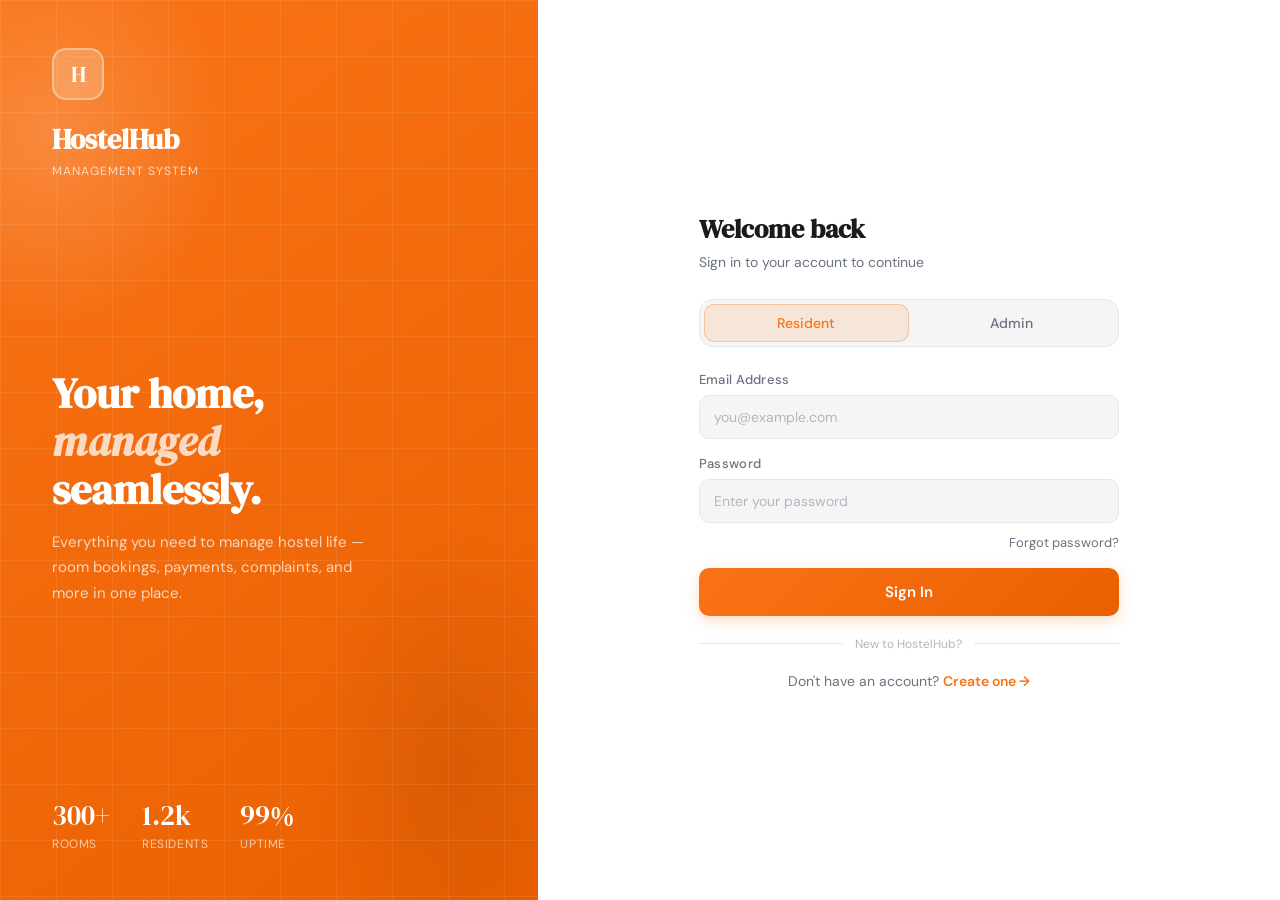
<file: index.html>
<!DOCTYPE html>
<html lang="en">
<head>
  <meta charset="UTF-8" />
  <meta name="viewport" content="width=device-width, initial-scale=1.0"/>
  <title>HostelHub — Login</title>
  <link href="https://fonts.googleapis.com/css2?family=DM+Serif+Display:ital@0;1&family=DM+Sans:wght@300;400;500;600&display=swap" rel="stylesheet"/>
  <style>
    *, *::before, *::after { box-sizing: border-box; margin: 0; padding: 0; }
    :root {
      --orange: #f97316; --orange-dark: #ea6000; --orange-dim: rgba(249,115,22,0.12);
      --orange-glow: rgba(249,115,22,0.25); --orange-border: rgba(249,115,22,0.3);
      --bg: #ffffff; --surface: #ffffff; --surface2: #f5f5f5;
      --text: #1a1a1a; --text-muted: #6b7280; --text-dim: #b0b7c3;
      --border: #e5e7eb; --admin-accent: #c2410c; --admin-dim: rgba(194,65,12,0.1);
      --danger: #ef4444; --success: #22c55e; --radius: 14px;
    }
    body {
      font-family: 'DM Sans', sans-serif;
      background: var(--bg);
      color: var(--text);
      height: 100vh;
      display: flex;
      overflow: hidden;
    }
    /* LEFT PANEL */
    .left-panel {
      width: 42%; position: relative; display: flex; flex-direction: column;
      justify-content: space-between; padding: 48px 52px; overflow: hidden; height: 100vh;
      background: linear-gradient(145deg, #f97316 0%, #ea6000 100%);
    }
    .left-panel::before {
      content: ''; position: absolute; inset: 0;
      background: radial-gradient(ellipse 60% 40% at 10% 15%, rgba(255,255,255,0.18) 0%, transparent 55%),
                  radial-gradient(ellipse 50% 50% at 85% 85%, rgba(0,0,0,0.08) 0%, transparent 55%);
      pointer-events: none;
    }
    .grid-overlay {
      position: absolute; inset: 0;
      background-image: linear-gradient(rgba(255,255,255,0.08) 1px, transparent 1px),
                        linear-gradient(90deg, rgba(255,255,255,0.08) 1px, transparent 1px);
      background-size: 56px 56px; pointer-events: none;
    }
    .brand { position: relative; z-index: 2; }
    .brand-icon {
      width: 52px; height: 52px; background: rgba(255,255,255,0.2);
      border: 2px solid rgba(255,255,255,0.35); border-radius: 14px;
      display: flex; align-items: center; justify-content: center;
      font-family: 'DM Serif Display', serif; font-size: 22px; color: #fff; margin-bottom: 20px;
    }
    .brand h1 { font-family: 'DM Serif Display', serif; font-size: 28px; color: #fff; }
    .brand p { font-size: 12px; color: rgba(255,255,255,0.7); margin-top: 5px; letter-spacing: 1px; text-transform: uppercase; }
    .hero-text { position: relative; z-index: 2; }
    .hero-text h2 { font-family: 'DM Serif Display', serif; font-size: 42px; line-height: 1.15; color: #fff; margin-bottom: 16px; }
    .hero-text h2 em { font-style: italic; color: rgba(255,255,255,0.75); }
    .hero-text p { font-size: 15px; color: rgba(255,255,255,0.72); line-height: 1.7; max-width: 340px; }
    .stats { position: relative; z-index: 2; display: flex; gap: 32px; }
    .stat-num { font-family: 'DM Serif Display', serif; font-size: 28px; color: #fff; }
    .stat-label { font-size: 12px; color: rgba(255,255,255,0.65); text-transform: uppercase; letter-spacing: 0.6px; margin-top: 2px; }
    /* RIGHT PANEL */
    .right-panel {
      flex: 1; display: flex; align-items: center; justify-content: center;
      padding: 40px 32px; background: #fff; height: 100vh; overflow-y: auto;
    }
    .login-box { width: 100%; max-width: 420px; }
    .page-title { margin-bottom: 28px; }
    .page-title h3 { font-family: 'DM Serif Display', serif; font-size: 26px; color: var(--text); margin-bottom: 6px; }
    .page-title p { font-size: 14px; color: var(--text-muted); }
    /* ROLE TOGGLE */
    .role-toggle {
      display: flex; background: var(--surface2); border: 1px solid var(--border);
      border-radius: var(--radius); padding: 4px; margin-bottom: 24px;
    }
    .role-btn {
      flex: 1; padding: 10px 16px; border: none; border-radius: 10px;
      font-family: 'DM Sans', sans-serif; font-size: 14px; font-weight: 500;
      cursor: pointer; transition: all 0.2s; background: transparent; color: var(--text-muted);
    }
    .role-btn.active[data-role="user"] { background: var(--orange-dim); color: var(--orange); box-shadow: inset 0 0 0 1px var(--orange-border); }
    .role-btn.active[data-role="admin"] { background: var(--admin-dim); color: var(--admin-accent); box-shadow: inset 0 0 0 1px rgba(194,65,12,0.25); }
    .admin-note {
      display: none; align-items: center; gap: 10px; padding: 12px 14px;
      background: rgba(194,65,12,0.07); border: 1px solid rgba(194,65,12,0.2);
      border-radius: 10px; margin-bottom: 18px; font-size: 13px; color: var(--admin-accent);
    }
    body.admin-mode .admin-note { display: flex; }
    body.admin-mode .register-link { display: none; }
    /* FORM */
    .form-group { margin-bottom: 16px; }
    label { display: block; font-size: 13px; font-weight: 500; color: var(--text-muted); margin-bottom: 7px; letter-spacing: 0.3px; }
    input[type="text"], input[type="email"], input[type="password"] {
      width: 100%; padding: 12px 14px; background: var(--surface2);
      border: 1.5px solid var(--border); border-radius: 10px; color: var(--text);
      font-family: 'DM Sans', sans-serif; font-size: 14px; outline: none;
      transition: border-color 0.2s, box-shadow 0.2s;
    }
    input:focus { background: #fff; border-color: var(--orange); box-shadow: 0 0 0 3px var(--orange-dim); }
    input::placeholder { color: var(--text-dim); }
    .forgot { text-align: right; margin-top: -8px; margin-bottom: 16px; }
    .forgot a { font-size: 13px; color: var(--text-muted); text-decoration: none; }
    .forgot a:hover { color: var(--orange); }
    /* BUTTONS */
    .submit-btn, .register-submit {
      width: 100%; padding: 14px; border: none; border-radius: 10px;
      font-family: 'DM Sans', sans-serif; font-size: 15px; font-weight: 600;
      cursor: pointer; background: linear-gradient(135deg, var(--orange), var(--orange-dark));
      color: #fff; box-shadow: 0 4px 14px var(--orange-glow); transition: all 0.2s;
    }
    .submit-btn:hover, .register-submit:hover { box-shadow: 0 6px 20px var(--orange-glow); opacity: 0.95; }
    .submit-btn:active, .register-submit:active { transform: scale(0.985); }
    body.admin-mode .submit-btn { background: linear-gradient(135deg, var(--admin-accent), #9a3412); box-shadow: 0 4px 14px rgba(194,65,12,0.3); }
    .back-btn {
      display: inline-flex; align-items: center; gap: 6px; font-size: 13px;
      color: var(--text-muted); margin-bottom: 24px; cursor: pointer;
      background: none; border: none; padding: 0; font-family: 'DM Sans', sans-serif; transition: color 0.2s;
    }
    .back-btn:hover { color: var(--orange); }
    /* DIVIDER */
    .divider { display: flex; align-items: center; gap: 12px; margin: 20px 0; }
    .divider::before, .divider::after { content: ''; flex: 1; height: 1px; background: var(--border); }
    .divider span { font-size: 12px; color: var(--text-dim); white-space: nowrap; }
    .register-link { text-align: center; font-size: 14px; color: var(--text-muted); }
    .register-link a { color: var(--orange); font-weight: 600; text-decoration: none; }
    .register-link a:hover { color: var(--orange-dark); }
    /* PASSWORD STRENGTH */
    .password-strength { margin-top: 8px; display: flex; gap: 4px; }
    .strength-bar { height: 3px; flex: 1; border-radius: 2px; background: var(--border); transition: background 0.3s; }
    .strength-bar.weak { background: var(--danger); }
    .strength-bar.fair { background: var(--orange); }
    .strength-bar.strong { background: var(--success); }
    .strength-label { font-size: 12px; color: var(--text-dim); margin-top: 5px; }
    /* VIEWS */
    .view { display: none; }
    .view.active { display: block; }
    /* SUCCESS */
    .success-msg { display: none; flex-direction: column; align-items: center; text-align: center; padding: 32px 20px; }
    .success-icon {
      width: 60px; height: 60px; background: rgba(34,197,94,0.1); border-radius: 50%;
      display: flex; align-items: center; justify-content: center;
      font-size: 24px; color: var(--success); margin-bottom: 18px; border: 1px solid rgba(34,197,94,0.3);
    }
    .success-msg h3 { font-family: 'DM Serif Display', serif; font-size: 22px; color: var(--text); margin-bottom: 10px; }
    .success-msg p { font-size: 14px; color: var(--text-muted); line-height: 1.6; }
    /* ERRORS */
    .input-error { border-color: var(--danger) !important; box-shadow: 0 0 0 3px rgba(239,68,68,0.1) !important; background: #fff5f5 !important; }
    .error-msg { display: flex; align-items: center; gap: 5px; font-size: 12px; color: var(--danger); margin-top: 6px; font-weight: 500; }
    .err-badge {
      display: inline-flex; align-items: center; justify-content: center;
      width: 14px; height: 14px; border-radius: 50%; background: var(--danger);
      color: #fff; font-size: 10px; font-weight: 800; flex-shrink: 0;
    }
    .form-banner { padding: 12px 16px; border-radius: 10px; font-size: 13.5px; line-height: 1.5; margin-bottom: 16px; }
    .form-banner-error { background: #fff1f1; border: 1px solid rgba(239,68,68,0.3); color: #b91c1c; }
    .form-banner-error a { color: var(--orange); font-weight: 600; text-decoration: underline; }
    .form-banner strong { font-weight: 700; }
    @media (max-width: 768px) {
      body { flex-direction: column; height: auto; overflow: auto; }
      .left-panel { width: 100%; height: auto; padding: 32px 28px; }
      .right-panel { height: auto; padding: 32px 24px; }
      .hero-text, .stats { display: none; }
    }
  </style>
</head>
<body>

  <!-- LEFT PANEL -->
  <div class="left-panel">
    <div class="grid-overlay"></div>
    <div class="brand">
      <div class="brand-icon">H</div>
      <h1>HostelHub</h1>
      <p>Management System</p>
    </div>
    <div class="hero-text">
      <h2>Your home,<br/><em>managed</em><br/>seamlessly.</h2>
      <p>Everything you need to manage hostel life — room bookings, payments, complaints, and more in one place.</p>
    </div>
    <div class="stats">
      <div class="stat"><div class="stat-num">300+</div><div class="stat-label">Rooms</div></div>
      <div class="stat"><div class="stat-num">1.2k</div><div class="stat-label">Residents</div></div>
      <div class="stat"><div class="stat-num">99%</div><div class="stat-label">Uptime</div></div>
    </div>
  </div>

  <!-- RIGHT PANEL -->
  <div class="right-panel" id="rightPanel">

    <!-- LOGIN VIEW -->
    <div class="login-box view active" id="loginView">
      <div class="page-title">
        <h3>Welcome back</h3>
        <p>Sign in to your account to continue</p>
      </div>
      <div class="role-toggle">
        <button class="role-btn active" data-role="user" onclick="switchRole('user')">Resident</button>
        <button class="role-btn" data-role="admin" onclick="switchRole('admin')">Admin</button>
      </div>
      <div class="admin-note">Admin access is restricted to authorised personnel only.</div>
      <div class="form-group">
        <label>Email Address</label>
        <input type="email" id="loginEmail" placeholder="you@example.com"/>
      </div>
      <div class="form-group">
        <label>Password</label>
        <input type="password" id="loginPassword" placeholder="Enter your password"/>
      </div>
      <div class="forgot"><a href="#">Forgot password?</a></div>
      <button class="submit-btn" onclick="handleLogin()">Sign In</button>
      <div class="divider"><span>New to HostelHub?</span></div>
      <div class="register-link">
        Don't have an account? <a href="#" onclick="showRegister(); return false;">Create one &rarr;</a>
      </div>
    </div>

    <!-- REGISTER VIEW -->
    <div class="login-box view" id="registerView">
      <button class="back-btn" onclick="showLogin()">&larr; Back to Login</button>
      <div class="page-title">
        <h3>Create Account</h3>
        <p>Register as a new resident of HostelHub</p>
      </div>
      <div id="registerForm">
        <div class="form-group">
          <label>Full Name</label>
          <input type="text" id="regName" placeholder="e.g. Arjun Kumar"/>
        </div>
        <div class="form-group">
          <label>Email Address</label>
          <input type="email" id="regEmail" placeholder="you@example.com"/>
        </div>
        <div class="form-group">
          <label>Password</label>
          <input type="password" id="regPassword" placeholder="Create a strong password" oninput="checkStrength(this.value)"/>
          <div class="password-strength">
            <div class="strength-bar" id="bar1"></div>
            <div class="strength-bar" id="bar2"></div>
            <div class="strength-bar" id="bar3"></div>
            <div class="strength-bar" id="bar4"></div>
          </div>
          <div class="strength-label" id="strengthLabel">Enter a password</div>
        </div>
        <div class="form-group">
          <label>Confirm Password</label>
          <input type="password" id="regConfirmPassword" placeholder="Re-enter your password"/>
        </div>
        <button class="register-submit" onclick="handleRegister()">Create Account</button>
        <div class="divider"><span>Already have an account?</span></div>
        <div class="register-link" style="display:block;">
          <a href="#" onclick="showLogin(); return false;">&larr; Sign In instead</a>
        </div>
      </div>
      <div class="success-msg" id="successMsg">
        <div class="success-icon">&#10003;</div>
        <h3>Account Created!</h3>
        <p>Redirecting to your survey...</p>
      </div>
    </div>

  </div>

  <script>
    // ══════════════════════════════════════════
    // DB LAYER — localStorage
    // ══════════════════════════════════════════
    const DB_KEY      = 'hostelhub_users';
    const SESSION_KEY = 'hostelhub_session';

    const DB = {
      getAll() {
        try { return JSON.parse(localStorage.getItem(DB_KEY)) || []; } catch(e) { return []; }
      },
      saveAll(users) {
        try { localStorage.setItem(DB_KEY, JSON.stringify(users)); return true; } catch(e) { return false; }
      },
      findByEmail(email) {
        return this.getAll().find(u => u.email.toLowerCase() === email.toLowerCase()) || null;
      },
      findById(id) {
        return this.getAll().find(u => u.id === id) || null;
      },
      register(name, email, password) {
        try {
          const users = this.getAll();
          if (this.findByEmail(email)) return { ok: false, error: 'email_exists' };
          const user = {
            id: Date.now(), name, email, password,
            createdAt: new Date().toISOString(),
            surveyCompleted: false, surveyData: null
          };
          users.push(user);
          if (!this.saveAll(users)) return { ok: false, error: 'storage_error' };
          this.setSession({ id: user.id, email: user.email, name: user.name });
          return { ok: true, user };
        } catch(e) { return { ok: false, error: 'storage_error' }; }
      },
      login(email, password) {
        try {
          const user = this.findByEmail(email);
          if (!user) return { ok: false, error: 'not_found' };
          if (user.password !== password) return { ok: false, error: 'wrong_password', name: user.name };
          this.setSession({ id: user.id, email: user.email, name: user.name });
          return { ok: true, user };
        } catch(e) { return { ok: false, error: 'storage_error' }; }
      },
      saveSurvey(userId, surveyData) {
        try {
          const users = this.getAll();
          const idx = users.findIndex(u => u.id === userId);
          if (idx === -1) return false;
          users[idx].surveyCompleted = true;
          users[idx].surveyData = surveyData;
          return this.saveAll(users);
        } catch(e) { return false; }
      },
      deleteUser(id) {
        try { this.saveAll(this.getAll().filter(u => u.id !== id)); } catch(e) {}
      },
      setSession(data) {
        try { localStorage.setItem(SESSION_KEY, JSON.stringify(data)); } catch(e) {}
      },
      getSession() {
        try { return JSON.parse(localStorage.getItem(SESSION_KEY)); } catch(e) { return null; }
      },
      logout() {
        try { localStorage.removeItem(SESSION_KEY); } catch(e) {}
      }
    };

    // ══════════════════════════════════════════
    // UI LOGIC
    // ══════════════════════════════════════════
    let currentRole = 'user';

    function switchRole(role) {
      currentRole = role;
      document.querySelectorAll('.role-btn').forEach(btn => {
        btn.classList.toggle('active', btn.dataset.role === role);
      });
      document.body.classList.toggle('admin-mode', role === 'admin');
    }

    function showRegister() {
      document.getElementById('loginView').classList.remove('active');
      document.getElementById('registerView').classList.add('active');
      clearAllErrors();
      document.getElementById('rightPanel').scrollTop = 0;
    }

    function showLogin() {
      document.getElementById('registerView').classList.remove('active');
      document.getElementById('loginView').classList.add('active');
      document.getElementById('registerForm').style.display = 'block';
      document.getElementById('successMsg').style.display = 'none';
      clearAllErrors();
      document.getElementById('rightPanel').scrollTop = 0;
    }

    // ── ERROR HELPERS ──
    function showError(el, msg) {
      clearError(el);
      el.classList.add('input-error');
      const div = document.createElement('div');
      div.className = 'error-msg';
      div.innerHTML = '<span class="err-badge">!</span>' + msg;
      el.parentElement.appendChild(div);
    }
    function clearError(el) {
      el.classList.remove('input-error');
      const e = el.parentElement.querySelector('.error-msg');
      if (e) e.remove();
    }
    function clearAllErrors() {
      document.querySelectorAll('.input-error').forEach(e => e.classList.remove('input-error'));
      document.querySelectorAll('.error-msg, .form-banner').forEach(e => e.remove());
    }
    function showBanner(containerId, msg, type) {
      const c = document.getElementById(containerId);
      c.querySelectorAll('.form-banner').forEach(b => b.remove());
      const b = document.createElement('div');
      b.className = 'form-banner form-banner-' + type;
      b.innerHTML = msg;
      c.insertBefore(b, c.firstChild);
    }

    // ── LOGIN ──
    function handleLogin() {
      clearAllErrors();
      const emailEl = document.getElementById('loginEmail');
      const passEl  = document.getElementById('loginPassword');
      let ok = true;
      if (!emailEl.value.trim()) { showError(emailEl, 'Email is required.'); ok = false; }
      else if (!/^[^\s@]+@[^\s@]+\.[^\s@]+$/.test(emailEl.value.trim())) { showError(emailEl, 'Enter a valid email.'); ok = false; }
      if (!passEl.value.trim()) { showError(passEl, 'Password is required.'); ok = false; }
      if (!ok) return;

      if (currentRole === 'admin') {
        if (emailEl.value.trim() === 'admin@hostelhub.com' && passEl.value === 'admin123') {
          try { localStorage.setItem('hostelhub_session', JSON.stringify({id:'admin',role:'admin',name:'Admin',email:'admin@hostelhub.com'})); } catch(e) {}
          window.location.href = '../admin page/admin.html';
        } else {
          showBanner('loginView', 'Invalid admin credentials.', 'error');
        }
        return;
      }

      const result = DB.login(emailEl.value.trim(), passEl.value);
      if (result.ok) {
        // If survey already completed → go straight to user dashboard
        // If not yet completed → go to survey first
        if (result.user && result.user.surveyCompleted) {
          window.location.href = '../User Page/user.html';
        } else {
          window.location.href = 'survey.html';
        }
        return;
      }
      if (result.error === 'not_found') {
        showBanner('loginView', 'No account found for <strong>' + emailEl.value.trim() + '</strong>. <a href="#" onclick="showRegister();return false;">Create an account</a> to login.', 'error');
      } else if (result.error === 'wrong_password') {
        showBanner('loginView', 'Incorrect password for <strong>' + result.name + '</strong>. Please try again.', 'error');
        showError(passEl, 'Incorrect password.');
      } else {
        showBanner('loginView', 'Something went wrong. Please try again.', 'error');
      }
    }

    // ── REGISTER ──
    function handleRegister() {
      clearAllErrors();
      const nameEl    = document.getElementById('regName');
      const emailEl   = document.getElementById('regEmail');
      const passEl    = document.getElementById('regPassword');
      const confirmEl = document.getElementById('regConfirmPassword');
      let ok = true;

      if (!nameEl.value.trim())    { showError(nameEl, 'Full name is required.'); ok = false; }
      if (!emailEl.value.trim())   { showError(emailEl, 'Email is required.'); ok = false; }
      else if (!/^[^\s@]+@[^\s@]+\.[^\s@]+$/.test(emailEl.value.trim())) { showError(emailEl, 'Enter a valid email.'); ok = false; }
      if (!passEl.value.trim())    { showError(passEl, 'Password is required.'); ok = false; }
      else if (passEl.value.length < 6) { showError(passEl, 'Minimum 6 characters.'); ok = false; }
      if (!confirmEl.value.trim()) { showError(confirmEl, 'Please confirm your password.'); ok = false; }
      else if (confirmEl.value !== passEl.value) { showError(confirmEl, 'Passwords do not match.'); ok = false; }
      if (!ok) return;

      const result = DB.register(nameEl.value.trim(), emailEl.value.trim(), passEl.value);

      if (result.ok) {
        // Show brief success then redirect
        document.getElementById('registerForm').style.display = 'none';
        document.getElementById('successMsg').style.display = 'flex';
        setTimeout(function() {
          window.location.href = 'survey.html';
        }, 800);
        return;
      }

      if (result.error === 'email_exists') {
        showError(emailEl, 'This email is already registered. Please sign in.');
      } else {
        showBanner('registerForm', 'Unable to save — please make sure your browser allows local storage, or try Chrome/Edge.', 'error');
      }
    }

    // ── PASSWORD STRENGTH ──
    function checkStrength(val) {
      const bars  = ['bar1','bar2','bar3','bar4'].map(id => document.getElementById(id));
      const label = document.getElementById('strengthLabel');
      bars.forEach(b => b.className = 'strength-bar');
      let score = 0;
      if (val.length >= 6) score++;
      if (val.length >= 10) score++;
      if (/[A-Z]/.test(val) && /[0-9]/.test(val)) score++;
      if (/[^A-Za-z0-9]/.test(val)) score++;
      const cls  = ['','weak','fair','fair','strong'];
      const lbls = ['Enter a password','Weak','Fair','Good','Strong'];
      const clrs = ['#b0b7c3','#ef4444','#f97316','#f97316','#22c55e'];
      for (let i = 0; i < score; i++) bars[i].classList.add(cls[score]);
      label.textContent = val.length === 0 ? 'Enter a password' : lbls[score];
      label.style.color = clrs[score];
    }

    // ── CLEAR ON INPUT ──
    document.addEventListener('DOMContentLoaded', function() {
      document.querySelectorAll('input').forEach(function(input) {
        input.addEventListener('input', function() { clearError(input); });
      });
    });
  </script>
</body>
</html>
</file>
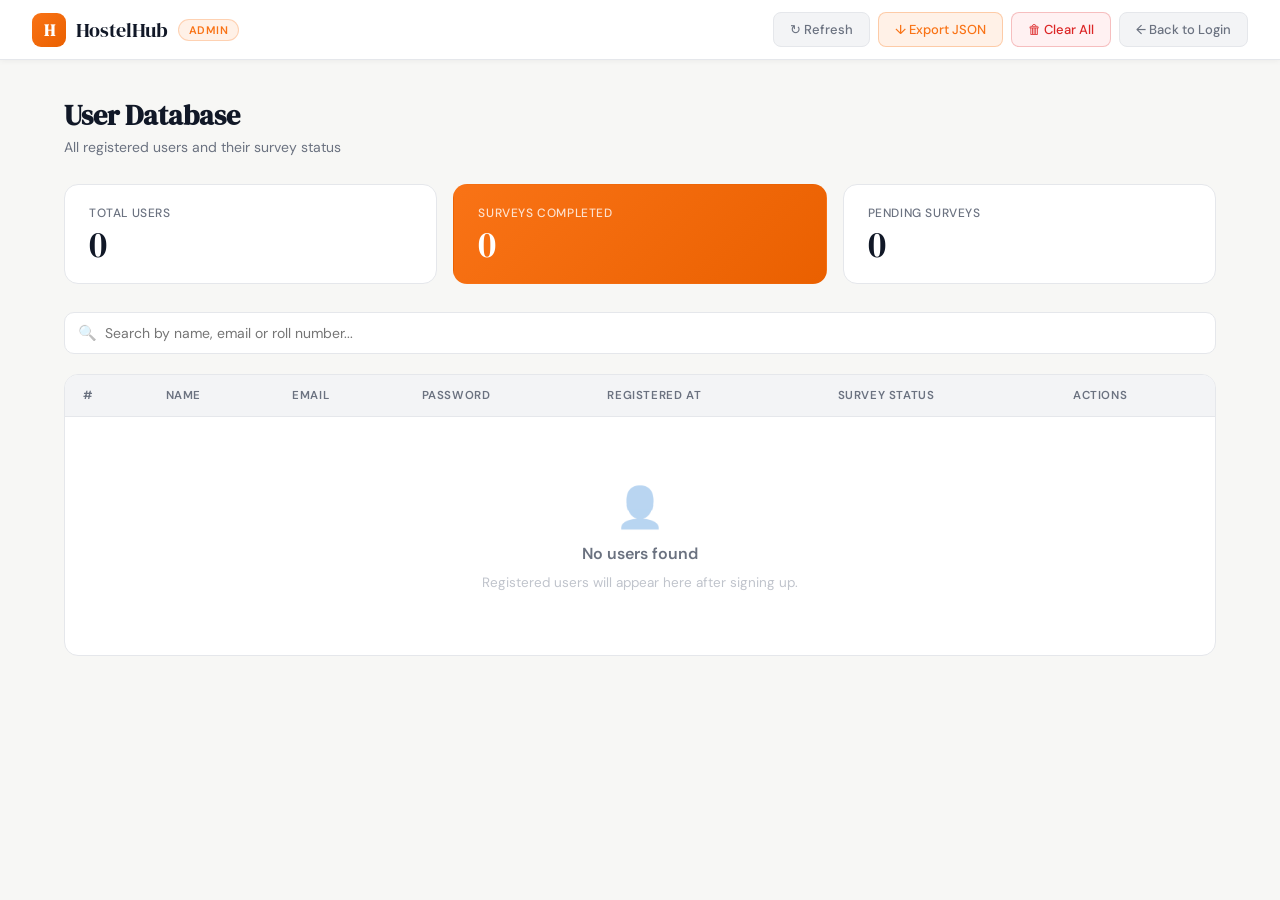
<file: database.html>
<!DOCTYPE html>
<html lang="en">
<head>
  <meta charset="UTF-8"/>
  <meta name="viewport" content="width=device-width, initial-scale=1.0"/>
  <title>HostelHub — Admin Database</title>
  <link href="https://fonts.googleapis.com/css2?family=DM+Serif+Display:ital@0;1&family=DM+Sans:wght@300;400;500;600&display=swap" rel="stylesheet"/>
  <link rel="stylesheet" href="database.css"/>
</head>
<body>

  <!-- TOPBAR -->
  <header class="topbar">
    <div class="topbar-brand">
      <div class="topbar-icon">H</div>
      <span>HostelHub</span>
      <span class="admin-chip">Admin</span>
    </div>
    <div class="topbar-actions">
      <button class="btn-icon" onclick="refreshTable()" title="Refresh">&#8635; Refresh</button>
      <button class="btn-icon btn-export" onclick="exportJSON()" title="Export">&#8595; Export JSON</button>
      <button class="btn-icon btn-danger" onclick="confirmClearAll()" title="Clear All">&#128465; Clear All</button>
      <a href="index.html" class="btn-icon btn-back">&larr; Back to Login</a>
    </div>
  </header>

  <!-- MAIN -->
  <main class="db-main">

    <div class="page-title">
      <h1>User Database</h1>
      <p>All registered users and their survey status</p>
    </div>

    <!-- STATS ROW -->
    <div class="stats-row">
      <div class="stat-card">
        <div class="stat-label">Total Users</div>
        <div class="stat-num" id="statTotal">0</div>
      </div>
      <div class="stat-card stat-card-orange">
        <div class="stat-label">Surveys Completed</div>
        <div class="stat-num" id="statCompleted">0</div>
      </div>
      <div class="stat-card">
        <div class="stat-label">Pending Surveys</div>
        <div class="stat-num" id="statPending">0</div>
      </div>
    </div>

    <!-- SEARCH BAR -->
    <div class="search-bar">
      <span class="search-icon">&#128269;</span>
      <input type="text" id="searchInput" placeholder="Search by name, email or roll number..." oninput="renderTable()"/>
    </div>

    <!-- TABLE -->
    <div class="table-wrap">
      <table class="db-table">
        <thead>
          <tr>
            <th>#</th>
            <th>Name</th>
            <th>Email</th>
            <th>Password</th>
            <th>Registered At</th>
            <th>Survey Status</th>
            <th>Actions</th>
          </tr>
        </thead>
        <tbody id="tableBody">
          <!-- Rows injected by JS -->
        </tbody>
      </table>
      <div class="empty-state" id="emptyState" style="display:none;">
        <div class="empty-icon">&#128100;</div>
        <div class="empty-title">No users found</div>
        <div class="empty-sub">Registered users will appear here after signing up.</div>
      </div>
    </div>

  </main>

  <!-- MODAL: View Details -->
  <div class="modal-backdrop" id="modalBackdrop" onclick="closeModal()"></div>
  <div class="modal" id="detailModal">
    <div class="modal-header">
      <h3 id="modalTitle">User Details</h3>
      <button class="modal-close" onclick="closeModal()">&times;</button>
    </div>
    <div class="modal-body" id="modalBody"></div>
  </div>

  <!-- CONFIRM DIALOG -->
  <div class="modal-backdrop" id="confirmBackdrop"></div>
  <div class="modal confirm-modal" id="confirmModal">
    <div class="modal-header">
      <h3 id="confirmTitle">Confirm</h3>
    </div>
    <div class="modal-body" id="confirmBody"></div>
    <div class="modal-footer">
      <button class="btn-cancel" onclick="closeConfirm()">Cancel</button>
      <button class="btn-confirm-action" id="confirmAction">Confirm</button>
    </div>
  </div>

  <script src="db.js"></script>
  <script src="database.js"></script>
</body>
</html>
</file>
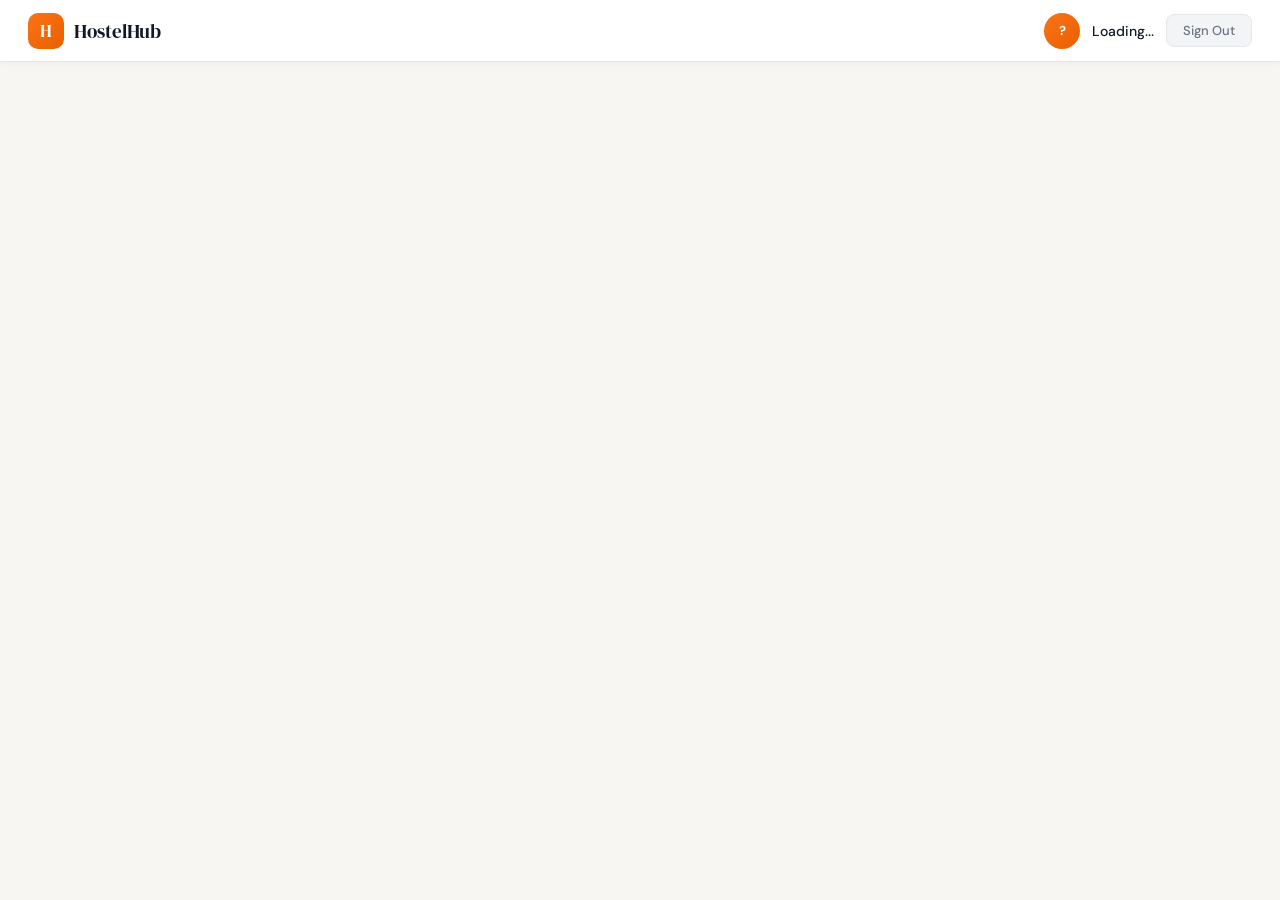
<file: user.html>
<!DOCTYPE html>
<html lang="en">
<head>
  <meta charset="UTF-8"/>
  <meta name="viewport" content="width=device-width, initial-scale=1.0"/>
  <title>HostelHub — Student Dashboard</title>
  <!-- Google Fonts -->
  <link href="https://fonts.googleapis.com/css2?family=DM+Serif+Display:ital@0;1&family=DM+Sans:opsz,wght@9..40,300;9..40,400;9..40,500;9..40,600&display=swap" rel="stylesheet"/>
  <!-- Dashboard Styles -->
  <link rel="stylesheet" href="user.css"/>
</head>
<body>

<!-- ══════════════════════════════════════
     TOPBAR
     ══════════════════════════════════════ -->
<header class="topbar">
  <div class="tb-brand">
    <div class="tb-icon">H</div>
    <span class="tb-title">HostelHub</span>
  </div>
  <div class="tb-right">
    <div class="tb-avatar" id="tbAvatar">?</div>
    <span class="tb-uname"  id="tbName">Loading...</span>
    <button class="btn-out" onclick="doLogout()">Sign Out</button>
  </div>
</header>

<div class="layout">

  <!-- ══════════════════════════════════════
       SIDEBAR NAVIGATION
       ══════════════════════════════════════ -->
  <aside class="sidebar">
    <div class="sl">Main</div>
    <button class="ni active" id="nav-profile"       onclick="show('profile')">
      <span class="ni-ico">&#128100;</span><span>My Profile</span>
    </button>
    <button class="ni"        id="nav-hostel"        onclick="show('hostel')">
      <span class="ni-ico">&#127968;</span><span>Hostel Info</span>
    </button>

    <div class="sl">Services</div>
    <button class="ni"        id="nav-leave"         onclick="show('leave')">
      <span class="ni-ico">&#128197;</span><span>Leave</span>
      <span class="ni-badge"  id="lbadge" style="display:none">0</span>
    </button>
    <button class="ni"        id="nav-payments"      onclick="show('payments')">
      <span class="ni-ico">&#128179;</span><span>Payments</span>
    </button>
    <button class="ni"        id="nav-complaints"    onclick="show('complaints')">
      <span class="ni-ico">&#128227;</span><span>Complaints</span>
    </button>

    <div class="sl">Account</div>
    <button class="ni"        id="nav-notifications" onclick="show('notifications')">
      <span class="ni-ico">&#128276;</span><span>Notifications</span>
      <span class="ni-badge"  id="nbadge">2</span>
    </button>
    <button class="ni"        id="nav-account"       onclick="show('account')">
      <span class="ni-ico">&#128274;</span><span>Account</span>
    </button>
  </aside>

  <!-- ══════════════════════════════════════
       MAIN CONTENT
       ══════════════════════════════════════ -->
  <main class="main">

    <!-- NOT SIGNED IN FALLBACK -->
    <div class="no-session" id="noSession">
      <div style="font-size:48px">&#128274;</div>
      <h2>Not signed in</h2>
      <p>Please register and complete the survey to access your dashboard.</p>
      <a href="../Login Page/index.html">Go to Login</a>
    </div>

    <!-- ══════════ 1. MY PROFILE ══════════ -->
    <div class="panel active" id="panel-profile">

      <!-- Hero Banner -->
      <div class="profile-hero">
        <div class="hero-av" id="heroAv">?</div>
        <div class="hero-info">
          <h2 id="heroName">—</h2>
          <div class="sub" id="heroEmail">—</div>
          <div class="hero-chips">
            <span class="hchip" id="heroDept">—</span>
            <span class="hchip" id="heroCourse">—</span>
            <span class="hchip" id="heroSem">—</span>
          </div>
        </div>
      </div>

      <!-- Personal Details Card -->
      <div class="card">
        <div class="ch">
          <div class="ct"><div class="ci">&#128100;</div>Personal Details</div>
          <span class="badge bo" id="d-sid">ID: —</span>
        </div>
        <div class="dg">
          <div><div class="dl">Full Name</div>        <div class="dv" id="d-name">—</div></div>
          <div><div class="dl">Roll Number</div>      <div class="dv" id="d-roll">—</div></div>
          <div><div class="dl">Email</div>            <div class="dv" id="d-email">—</div></div>
          <div><div class="dl">Phone Number</div>     <div class="dv" id="d-phone">—</div></div>
          <div><div class="dl">Gender</div>           <div class="dv" id="d-gender">—</div></div>
          <div><div class="dl">Date of Birth</div>    <div class="dv" id="d-dob">—</div></div>
          <div style="grid-column:1/-1">
            <div class="dl">Address</div>
            <div class="dv" id="d-addr">—</div>
          </div>
        </div>
      </div>

      <!-- Academic Details Card -->
      <div class="card">
        <div class="ch"><div class="ct"><div class="ci">&#127979;</div>Academic Details</div></div>
        <div class="dg">
          <div><div class="dl">College / University</div> <div class="dv" id="d-college">—</div></div>
          <div><div class="dl">Department</div>           <div class="dv" id="d-dept">—</div></div>
          <div><div class="dl">Course / Program</div>     <div class="dv" id="d-course">—</div></div>
          <div><div class="dl">Semester</div>             <div class="dv" id="d-sem">—</div></div>
          <div><div class="dl">Academic Year</div>        <div class="dv" id="d-year">—</div></div>
        </div>
      </div>

      <!-- Health & Emergency Card -->
      <div class="card">
        <div class="ch"><div class="ct"><div class="ci">&#128138;</div>Health &amp; Emergency</div></div>
        <div class="dg">
          <div><div class="dl">Blood Group</div>      <div class="dv" id="d-blood">—</div></div>
          <div><div class="dl">Allergies</div>        <div class="dv" id="d-allergy">—</div></div>
          <div><div class="dl">Guardian Name</div>    <div class="dv" id="d-guardian">—</div></div>
          <div><div class="dl">Guardian Contact</div> <div class="dv" id="d-gcontact">—</div></div>
          <div><div class="dl">Relationship</div>     <div class="dv" id="d-relation">—</div></div>
          <div><div class="dl">Medical Conditions</div><div class="dv" id="d-medical">—</div></div>
        </div>
      </div>
    </div><!-- /panel-profile -->

    <!-- ══════════ 2. HOSTEL INFO ══════════ -->
    <div class="panel" id="panel-hostel">
      <div class="ph">
        <h1>Hostel Information</h1>
        <p>Your room and hostel allocation details</p>
      </div>

      <!-- Room Hero -->
      <div class="room-card">
        <div>
          <div class="room-num" id="h-room">—</div>
          <div class="room-lbl">Room Number</div>
        </div>
        <div style="text-align:right">
          <span class="badge bg"><span class="bdot"></span>Active</span>
          <div style="font-size:13px;color:var(--text-muted);margin-top:8px" id="h-block">Block: —</div>
        </div>
      </div>

      <!-- Quick Stats -->
      <div class="g3">
        <div class="sm">
          <div class="sm-lbl">Room Type</div>
          <div class="sm-val" id="h-rtype"   style="font-size:18px;margin-top:4px">—</div>
        </div>
        <div class="sm">
          <div class="sm-lbl">Sharing Type</div>
          <div class="sm-val" id="h-sharing" style="font-size:18px;margin-top:4px">—</div>
        </div>
        <div class="sm">
          <div class="sm-lbl">Floor Preference</div>
          <div class="sm-val" id="h-floor"   style="font-size:18px;margin-top:4px">—</div>
        </div>
      </div>

      <!-- Stay Details Card -->
      <div class="card">
        <div class="ch"><div class="ct"><div class="ci">&#128203;</div>Stay &amp; Allocation Details</div></div>
        <div class="dg">
          <div><div class="dl">Room ID</div>       <div class="dv" id="h-rid">—</div></div>
          <div><div class="dl">Hostel Block</div>  <div class="dv" id="h-blk2">—</div></div>
          <div><div class="dl">Check-in Date</div> <div class="dv" id="h-checkin">—</div></div>
          <div><div class="dl">Hostel Status</div>
            <div class="dv"><span class="badge bg"><span class="bdot"></span>Active</span></div>
          </div>
          <div><div class="dl">Food Type</div>     <div class="dv" id="h-food">—</div></div>
          <div><div class="dl">Hostel Type</div>   <div class="dv" id="h-htype">—</div></div>
        </div>
      </div>
    </div><!-- /panel-hostel -->

    <!-- ══════════ 3. LEAVE MANAGEMENT ══════════ -->
    <div class="panel" id="panel-leave">
      <div class="ph">
        <h1>Leave Management</h1>
        <p>Apply for leave and track your history</p>
      </div>

      <div class="alert alert-info">
        &#8505;&nbsp; Leave applications are reviewed by the warden within 24 hours.
        Apply at least 2 days in advance.
      </div>

      <!-- Apply Form Card -->
      <div class="card">
        <div class="ch"><div class="ct"><div class="ci">&#128196;</div>Apply for Leave</div></div>

        <div class="fr">
          <div class="fg">
            <label class="fl">Leave Type *</label>
            <select class="fs" id="ltype">
              <option value="">Select type</option>
              <option>Home</option>
              <option>Medical</option>
              <option>Emergency</option>
            </select>
          </div>
          <div class="fg">
            <label class="fl">Start Date *</label>
            <input type="date" class="fi" id="lstart"/>
          </div>
        </div>

        <div class="fr">
          <div class="fg">
            <label class="fl">End Date *</label>
            <input type="date" class="fi" id="lend"/>
          </div>
          <div class="fg"><!-- spacer --></div>
        </div>

        <div class="fg">
          <label class="fl">Reason *</label>
          <textarea class="ft" id="lreason" placeholder="Briefly describe your reason for leave..."></textarea>
        </div>

        <button class="bp-btn" onclick="submitLeave()">&#128228; Submit Application</button>
      </div>

      <!-- History Table Card -->
      <div class="card">
        <div class="ch"><div class="ct"><div class="ci">&#128203;</div>Leave History</div></div>
        <div class="tw">
          <table>
            <thead>
              <tr>
                <th>Leave ID</th>
                <th>Type</th>
                <th>Start Date</th>
                <th>End Date</th>
                <th>Reason</th>
                <th>Status</th>
                <th>Admin Remarks</th>
              </tr>
            </thead>
            <tbody id="leaveBody"></tbody>
          </table>
        </div>
      </div>
    </div><!-- /panel-leave -->

    <!-- ══════════ 4. PAYMENTS ══════════ -->
    <div class="panel" id="panel-payments">
      <div class="ph">
        <h1>Payments &amp; Fees</h1>
        <p>Track your hostel fee payments and dues</p>
      </div>

      <!-- Summary Stats -->
      <div class="g3">
        <div class="sm" style="border-left:3px solid var(--green)">
          <div class="sm-lbl">Total Paid</div>
          <div class="sm-val" id="totalPaid">₹0</div>
          <div class="sm-sub">This academic year</div>
        </div>
        <div class="sm" style="border-left:3px solid var(--red)">
          <div class="sm-lbl">Pending Dues</div>
          <div class="sm-val" id="totalDue">₹18,000</div>
          <div class="sm-sub">Amount due</div>
        </div>
        <div class="sm" style="border-left:3px solid var(--orange)">
          <div class="sm-lbl">Next Due Date</div>
          <div class="sm-val" style="font-size:16px;margin-top:6px">Apr 30, 2026</div>
          <div class="sm-sub">Semester fee</div>
        </div>
      </div>

      <!-- Payment History Card -->
      <div class="card">
        <div class="ch">
          <div class="ct"><div class="ci">&#128179;</div>Payment History</div>
          <button class="bs-btn bsm" onclick="addDemoPayment()">+ Add Demo Entry</button>
        </div>
        <div class="tw">
          <table>
            <thead>
              <tr>
                <th>Payment ID</th>
                <th>Receipt #</th>
                <th>Amount</th>
                <th>Payment Date</th>
                <th>Method</th>
                <th>Status</th>
              </tr>
            </thead>
            <tbody id="payBody"></tbody>
          </table>
        </div>
      </div>
    </div><!-- /panel-payments -->

    <!-- ══════════ 5. COMPLAINTS ══════════ -->
    <div class="panel" id="panel-complaints">
      <div class="ph">
        <h1>Complaints</h1>
        <p>Report hostel issues and track resolutions</p>
      </div>

      <!-- Raise Complaint Card -->
      <div class="card">
        <div class="ch"><div class="ct"><div class="ci">&#128227;</div>Raise a Complaint</div></div>

        <div class="fr">
          <div class="fg">
            <label class="fl">Complaint Type *</label>
            <select class="fs" id="ctype">
              <option value="">Select type</option>
              <option>Plumbing</option>
              <option>Electrical</option>
              <option>Cleanliness</option>
              <option>Furniture</option>
              <option>Internet / WiFi</option>
              <option>Food Quality</option>
              <option>Security</option>
              <option>Other</option>
            </select>
          </div>
          <div class="fg">
            <label class="fl">Complaint Date *</label>
            <input type="date" class="fi" id="cdate"/>
          </div>
        </div>

        <div class="fg">
          <label class="fl">Description *</label>
          <textarea class="ft" id="cdesc" placeholder="Describe the issue clearly..."></textarea>
        </div>

        <button class="bp-btn" onclick="submitComplaint()">&#128228; Submit Complaint</button>
      </div>

      <!-- Complaint History Card -->
      <div class="card">
        <div class="ch"><div class="ct"><div class="ci">&#128203;</div>Complaint History</div></div>
        <div class="tw">
          <table>
            <thead>
              <tr>
                <th>Complaint ID</th>
                <th>Type</th>
                <th>Date</th>
                <th>Description</th>
                <th>Status</th>
                <th>Resolution Notes</th>
              </tr>
            </thead>
            <tbody id="compBody"></tbody>
          </table>
        </div>
      </div>
    </div><!-- /panel-complaints -->

    <!-- ══════════ 6. NOTIFICATIONS ══════════ -->
    <div class="panel" id="panel-notifications">
      <div class="ph">
        <h1>Notifications</h1>
        <p>Alerts and updates from hostel administration</p>
      </div>

      <div class="card">
        <div class="ch">
          <div class="ct"><div class="ci">&#128276;</div>All Notifications</div>
          <button class="bs-btn bsm" onclick="markAllRead()">Mark all read</button>
        </div>

        <div id="notifList">
          <!-- Notification 1 -->
          <div class="ni-item">
            <div><div class="ndot" id="nd1"></div></div>
            <div>
              <div class="ntype" style="color:var(--orange)">GENERAL</div>
              <div class="nm">Welcome to HostelHub! Your profile has been set up successfully. Please review your hostel allocation details.</div>
              <div class="nmeta" id="nn1">Today</div>
            </div>
          </div>
          <!-- Notification 2 -->
          <div class="ni-item">
            <div><div class="ndot" id="nd2"></div></div>
            <div>
              <div class="ntype" style="color:var(--blue)">PAYMENT</div>
              <div class="nm">Your hostel fee for Semester 1 is due on <strong>April 30, 2026</strong>. Please pay before the due date to avoid a late fee.</div>
              <div class="nmeta">Today</div>
            </div>
          </div>
        </div>
      </div>
    </div><!-- /panel-notifications -->

    <!-- ══════════ 7. ACCOUNT ══════════ -->
    <div class="panel" id="panel-account">
      <div class="ph">
        <h1>Account &amp; Security</h1>
        <p>Manage your login details and account settings</p>
      </div>

      <!-- Login Details Card -->
      <div class="card">
        <div class="ch"><div class="ct"><div class="ci">&#128274;</div>Login Details</div></div>

        <div class="sec-row">
          <div><div class="sec-lbl">Username / Email</div><div class="sec-sub" id="acc-email">—</div></div>
          <span class="badge bg">Verified</span>
        </div>
        <div class="sec-row">
          <div><div class="sec-lbl">Password</div><div class="sec-sub" id="acc-pass">••••••••</div></div>
          <button class="bs-btn bsm" onclick="togglePwCard()">Change</button>
        </div>
        <div class="sec-row">
          <div><div class="sec-lbl">Role</div><div class="sec-sub">Resident (Student)</div></div>
          <span class="badge bo">User</span>
        </div>
        <div class="sec-row">
          <div><div class="sec-lbl">Account Status</div><div class="sec-sub">Your account is active and verified</div></div>
          <span class="badge bg"><span class="bdot"></span>Active</span>
        </div>
        <div class="sec-row">
          <div><div class="sec-lbl">Last Login</div><div class="sec-sub" id="acc-login">—</div></div>
        </div>
      </div>

      <!-- Change Password Card (hidden by default) -->
      <div class="card" id="pwCard" style="display:none">
        <div class="ch"><div class="ct"><div class="ci">&#128272;</div>Change Password</div></div>
        <div class="fg">
          <label class="fl">Current Password</label>
          <input type="password" class="fi" id="cpw" placeholder="Enter current password"/>
        </div>
        <div class="fr">
          <div class="fg">
            <label class="fl">New Password</label>
            <input type="password" class="fi" id="npw" placeholder="New password (min 6 chars)"/>
          </div>
          <div class="fg">
            <label class="fl">Confirm New Password</label>
            <input type="password" class="fi" id="cnpw" placeholder="Repeat new password"/>
          </div>
        </div>
        <div style="display:flex;gap:10px">
          <button class="bp-btn" onclick="changePassword()">Update Password</button>
          <button class="bs-btn" onclick="togglePwCard()">Cancel</button>
        </div>
      </div>

      <!-- Danger Zone Card -->
      <div class="card" style="border-color:var(--red-border)">
        <div class="ch">
          <div class="ct" style="color:var(--red)">
            <div class="ci" style="background:var(--red-bg);border-color:var(--red-border)">&#9888;</div>
            Danger Zone
          </div>
        </div>
        <div class="sec-row">
          <div><div class="sec-lbl">Sign Out</div><div class="sec-sub">Sign out from this device</div></div>
          <button class="bd-btn bsm" onclick="doLogout()">Sign Out</button>
        </div>
      </div>
    </div><!-- /panel-account -->

  </main>
</div><!-- /layout -->

<!-- TOAST NOTIFICATION -->
<div class="toast" id="toast">
  <span id="tchk" style="font-size:16px">&#10003;</span>
  <span id="tmsg">Done!</span>
</div>

<!-- Dashboard Logic -->
<script src="user.js"></script>

</body>
</html>
</file>
<file: database.css>
/* ── RESET ── */
*, *::before, *::after { box-sizing: border-box; margin: 0; padding: 0; }

:root {
  --orange:       #f97316;
  --orange-dark:  #ea6000;
  --orange-dim:   rgba(249,115,22,0.10);
  --orange-glow:  rgba(249,115,22,0.22);
  --bg:           #f7f7f5;
  --surface:      #ffffff;
  --surface2:     #f3f4f6;
  --border:       #e5e7eb;
  --text:         #111827;
  --text-muted:   #6b7280;
  --text-dim:     #c0c4cc;
  --success:      #16a34a;
  --success-bg:   #f0fdf4;
  --success-border: #bbf7d0;
  --warning:      #d97706;
  --warning-bg:   #fffbeb;
  --warning-border: #fde68a;
  --danger:       #dc2626;
  --danger-bg:    #fff1f2;
  --danger-border: rgba(220,38,38,0.25);
}

body {
  font-family: 'DM Sans', sans-serif;
  background: var(--bg);
  color: var(--text);
  min-height: 100vh;
}

/* ── TOPBAR ── */
.topbar {
  position: sticky;
  top: 0;
  z-index: 50;
  display: flex;
  align-items: center;
  justify-content: space-between;
  padding: 0 32px;
  height: 60px;
  background: var(--surface);
  border-bottom: 1px solid var(--border);
  box-shadow: 0 1px 6px rgba(0,0,0,0.05);
  gap: 16px;
  flex-wrap: wrap;
}

.topbar-brand {
  display: flex;
  align-items: center;
  gap: 10px;
  font-family: 'DM Serif Display', serif;
  font-size: 20px;
  color: var(--text);
}

.topbar-icon {
  width: 34px;
  height: 34px;
  background: linear-gradient(135deg, var(--orange), var(--orange-dark));
  border-radius: 9px;
  display: flex;
  align-items: center;
  justify-content: center;
  font-family: 'DM Serif Display', serif;
  font-size: 16px;
  font-weight: 700;
  color: #fff;
}

.admin-chip {
  font-family: 'DM Sans', sans-serif;
  font-size: 11px;
  font-weight: 600;
  background: var(--orange-dim);
  color: var(--orange);
  border: 1px solid rgba(249,115,22,0.25);
  padding: 3px 10px;
  border-radius: 20px;
  letter-spacing: 0.4px;
  text-transform: uppercase;
}

.topbar-actions {
  display: flex;
  align-items: center;
  gap: 8px;
  flex-wrap: wrap;
}

.btn-icon {
  display: inline-flex;
  align-items: center;
  gap: 6px;
  padding: 8px 16px;
  border-radius: 8px;
  font-family: 'DM Sans', sans-serif;
  font-size: 13px;
  font-weight: 500;
  cursor: pointer;
  border: 1.5px solid var(--border);
  background: var(--surface2);
  color: var(--text-muted);
  text-decoration: none;
  transition: all 0.18s;
}
.btn-icon:hover { border-color: var(--orange); color: var(--orange); background: var(--orange-dim); }

.btn-export { border-color: rgba(249,115,22,0.3); color: var(--orange); background: var(--orange-dim); }
.btn-export:hover { background: rgba(249,115,22,0.18); }

.btn-danger { border-color: var(--danger-border); color: var(--danger); background: var(--danger-bg); }
.btn-danger:hover { background: rgba(220,38,38,0.1); border-color: var(--danger); }

.btn-back { border-color: var(--border); }

/* ── MAIN ── */
.db-main {
  max-width: 1200px;
  margin: 0 auto;
  padding: 36px 24px 60px;
}

.page-title { margin-bottom: 28px; }
.page-title h1 {
  font-family: 'DM Serif Display', serif;
  font-size: 28px;
  color: var(--text);
  margin-bottom: 4px;
}
.page-title p { font-size: 14px; color: var(--text-muted); }

/* ── STATS ROW ── */
.stats-row {
  display: grid;
  grid-template-columns: repeat(3, 1fr);
  gap: 16px;
  margin-bottom: 28px;
}

.stat-card {
  background: var(--surface);
  border: 1px solid var(--border);
  border-radius: 14px;
  padding: 20px 24px;
  display: flex;
  flex-direction: column;
  gap: 6px;
  transition: box-shadow 0.2s;
}

.stat-card:hover { box-shadow: 0 4px 16px rgba(0,0,0,0.06); }

.stat-card-orange {
  background: linear-gradient(135deg, var(--orange), var(--orange-dark));
  border-color: transparent;
}

.stat-card-orange .stat-label { color: rgba(255,255,255,0.8); }
.stat-card-orange .stat-num   { color: #ffffff; }

.stat-label {
  font-size: 12px;
  font-weight: 500;
  color: var(--text-muted);
  text-transform: uppercase;
  letter-spacing: 0.6px;
}

.stat-num {
  font-family: 'DM Serif Display', serif;
  font-size: 36px;
  color: var(--text);
  line-height: 1;
}

/* ── SEARCH ── */
.search-bar {
  position: relative;
  margin-bottom: 20px;
}

.search-icon {
  position: absolute;
  left: 14px;
  top: 50%;
  transform: translateY(-50%);
  font-size: 15px;
  opacity: 0.4;
  pointer-events: none;
}

.search-bar input {
  width: 100%;
  padding: 11px 16px 11px 40px;
  background: var(--surface);
  border: 1.5px solid var(--border);
  border-radius: 10px;
  font-family: 'DM Sans', sans-serif;
  font-size: 14px;
  color: var(--text);
  outline: none;
  transition: border-color 0.2s, box-shadow 0.2s;
}

.search-bar input:focus {
  border-color: var(--orange);
  box-shadow: 0 0 0 3px var(--orange-dim);
}

/* ── TABLE ── */
.table-wrap {
  background: var(--surface);
  border: 1px solid var(--border);
  border-radius: 14px;
  overflow: hidden;
  overflow-x: auto;
}

.db-table {
  width: 100%;
  border-collapse: collapse;
  font-size: 14px;
}

.db-table thead th {
  padding: 13px 18px;
  text-align: left;
  font-size: 11.5px;
  font-weight: 600;
  color: var(--text-muted);
  text-transform: uppercase;
  letter-spacing: 0.6px;
  background: var(--surface2);
  border-bottom: 1px solid var(--border);
  white-space: nowrap;
}

.db-table tbody tr {
  border-bottom: 1px solid var(--border);
  transition: background 0.15s;
}

.db-table tbody tr:last-child { border-bottom: none; }
.db-table tbody tr:hover { background: #fafafa; }

.db-table td {
  padding: 14px 18px;
  color: var(--text);
  vertical-align: middle;
}

.td-id    { color: var(--text-dim); font-size: 13px; width: 48px; }
.td-name  { font-weight: 500; }
.td-email { color: var(--text-muted); font-size: 13px; }
.td-date  { color: var(--text-muted); font-size: 12.5px; white-space: nowrap; }

.password-cell {
  font-family: 'Courier New', monospace;
  font-size: 12.5px;
  background: var(--surface2);
  border: 1px solid var(--border);
  padding: 3px 8px;
  border-radius: 5px;
  color: var(--text-muted);
  letter-spacing: 0.3px;
}

/* ── BADGES ── */
.badge {
  display: inline-block;
  padding: 4px 12px;
  border-radius: 20px;
  font-size: 11.5px;
  font-weight: 600;
  letter-spacing: 0.3px;
  text-transform: uppercase;
}

.badge-done {
  background: var(--success-bg);
  color: var(--success);
  border: 1px solid var(--success-border);
}

.badge-pending {
  background: var(--warning-bg);
  color: var(--warning);
  border: 1px solid var(--warning-border);
}

/* ── ACTION BUTTONS ── */
.td-actions { display: flex; align-items: center; gap: 8px; white-space: nowrap; }

.btn-details {
  padding: 6px 14px;
  border-radius: 7px;
  font-family: 'DM Sans', sans-serif;
  font-size: 12.5px;
  font-weight: 600;
  cursor: pointer;
  border: 1.5px solid rgba(249,115,22,0.3);
  background: var(--orange-dim);
  color: var(--orange);
  transition: all 0.18s;
}

.btn-details:hover {
  background: var(--orange);
  color: #fff;
  border-color: var(--orange);
}

.btn-delete {
  padding: 6px 14px;
  border-radius: 7px;
  font-family: 'DM Sans', sans-serif;
  font-size: 12.5px;
  font-weight: 600;
  cursor: pointer;
  border: 1.5px solid var(--danger-border);
  background: var(--danger-bg);
  color: var(--danger);
  transition: all 0.18s;
}

.btn-delete:hover {
  background: var(--danger);
  color: #fff;
  border-color: var(--danger);
}

.na-text { font-size: 12px; color: var(--text-dim); }

/* ── EMPTY STATE ── */
.empty-state {
  display: flex;
  flex-direction: column;
  align-items: center;
  justify-content: center;
  padding: 64px 32px;
  gap: 10px;
}

.empty-icon  { font-size: 40px; opacity: 0.3; }
.empty-title { font-size: 16px; font-weight: 600; color: var(--text-muted); }
.empty-sub   { font-size: 13.5px; color: var(--text-dim); }

/* ── MODAL ── */
.modal-backdrop {
  display: none;
  position: fixed;
  inset: 0;
  background: rgba(0,0,0,0.4);
  z-index: 100;
  backdrop-filter: blur(2px);
}

.modal {
  position: fixed;
  top: 50%;
  left: 50%;
  transform: translate(-50%, -48%) scale(0.96);
  background: var(--surface);
  border-radius: 16px;
  width: 90%;
  max-width: 680px;
  max-height: 85vh;
  overflow-y: auto;
  z-index: 101;
  opacity: 0;
  pointer-events: none;
  transition: opacity 0.22s ease, transform 0.22s ease;
  box-shadow: 0 24px 64px rgba(0,0,0,0.15);
}

.modal.modal-open {
  opacity: 1;
  pointer-events: all;
  transform: translate(-50%, -50%) scale(1);
}

.modal-header {
  display: flex;
  align-items: center;
  justify-content: space-between;
  padding: 20px 24px;
  border-bottom: 1px solid var(--border);
  position: sticky;
  top: 0;
  background: var(--surface);
  z-index: 1;
}

.modal-header h3 {
  font-family: 'DM Serif Display', serif;
  font-size: 20px;
  color: var(--text);
}

.modal-close {
  width: 30px;
  height: 30px;
  border-radius: 50%;
  border: none;
  background: var(--surface2);
  color: var(--text-muted);
  font-size: 18px;
  cursor: pointer;
  display: flex;
  align-items: center;
  justify-content: center;
  transition: background 0.18s;
}
.modal-close:hover { background: var(--border); }

.modal-body {
  padding: 24px;
  display: flex;
  flex-direction: column;
  gap: 24px;
}

.modal-footer {
  padding: 16px 24px;
  border-top: 1px solid var(--border);
  display: flex;
  justify-content: flex-end;
  gap: 10px;
}

/* ── DETAIL SECTIONS ── */
.detail-section-title {
  font-size: 11px;
  font-weight: 700;
  text-transform: uppercase;
  letter-spacing: 0.8px;
  color: var(--orange);
  margin-bottom: 12px;
  padding-bottom: 8px;
  border-bottom: 1px solid var(--border);
}

.detail-grid {
  display: grid;
  grid-template-columns: 1fr 1fr;
  gap: 12px 20px;
}

.detail-label {
  font-size: 11.5px;
  color: var(--text-muted);
  font-weight: 500;
  text-transform: uppercase;
  letter-spacing: 0.3px;
  margin-bottom: 3px;
}

.detail-value {
  font-size: 14px;
  color: var(--text);
  font-weight: 500;
  text-transform: capitalize;
}

/* ── CONFIRM MODAL ── */
.confirm-modal {
  max-width: 420px;
}

.confirm-modal .modal-body {
  font-size: 14.5px;
  color: var(--text-muted);
  line-height: 1.6;
}

.confirm-modal .modal-body strong { color: var(--text); }

.btn-cancel {
  padding: 9px 20px;
  border-radius: 8px;
  font-family: 'DM Sans', sans-serif;
  font-size: 14px;
  font-weight: 500;
  cursor: pointer;
  border: 1.5px solid var(--border);
  background: var(--surface2);
  color: var(--text-muted);
  transition: all 0.18s;
}
.btn-cancel:hover { border-color: var(--text-muted); color: var(--text); }

.btn-confirm-action {
  padding: 9px 20px;
  border-radius: 8px;
  font-family: 'DM Sans', sans-serif;
  font-size: 14px;
  font-weight: 600;
  cursor: pointer;
  border: none;
  background: var(--danger);
  color: #fff;
  transition: all 0.18s;
}
.btn-confirm-action:hover { background: #b91c1c; }

/* ── RESPONSIVE ── */
@media (max-width: 768px) {
  .stats-row { grid-template-columns: 1fr; }
  .topbar { height: auto; padding: 12px 16px; }
  .topbar-actions { gap: 6px; }
  .btn-icon { padding: 7px 12px; font-size: 12px; }
  .db-main { padding: 20px 14px 48px; }
  .detail-grid { grid-template-columns: 1fr; }
}
</file>
<file: user.css>
/* ══════════════════════════════════════════
   HOSTELHUB — USER DASHBOARD STYLES
   user.css
   ══════════════════════════════════════════ */

*, *::before, *::after { box-sizing: border-box; margin: 0; padding: 0; }

:root {
  --orange:        #f97316;
  --orange-dark:   #ea6000;
  --orange-dim:    rgba(249, 115, 22, 0.10);
  --orange-glow:   rgba(249, 115, 22, 0.20);
  --orange-border: rgba(249, 115, 22, 0.25);
  --bg:            #f7f6f3;
  --surface:       #ffffff;
  --surface2:      #f3f4f6;
  --border:        #e5e7eb;
  --radius:        14px;
  --text:          #111827;
  --text-muted:    #6b7280;
  --text-dim:      #9ca3af;
  --green:         #16a34a;
  --green-bg:      #f0fdf4;
  --green-border:  #bbf7d0;
  --yellow:        #d97706;
  --yellow-bg:     #fffbeb;
  --yellow-border: #fde68a;
  --red:           #dc2626;
  --red-bg:        #fef2f2;
  --red-border:    #fecaca;
  --blue:          #2563eb;
  --blue-bg:       #eff6ff;
  --blue-border:   #bfdbfe;
  --purple:        #7c3aed;
  --purple-bg:     #f5f3ff;
  --purple-border: #ddd6fe;
}

body {
  font-family: 'DM Sans', sans-serif;
  background: var(--bg);
  color: var(--text);
  min-height: 100vh;
}

/* ── TOPBAR ── */
.topbar {
  position: sticky;
  top: 0;
  z-index: 100;
  background: var(--surface);
  border-bottom: 1px solid var(--border);
  box-shadow: 0 1px 8px rgba(0, 0, 0, 0.05);
  display: flex;
  align-items: center;
  justify-content: space-between;
  padding: 0 28px;
  height: 62px;
  gap: 16px;
}

.tb-brand {
  display: flex;
  align-items: center;
  gap: 10px;
}

.tb-icon {
  width: 36px;
  height: 36px;
  border-radius: 10px;
  background: linear-gradient(135deg, var(--orange), var(--orange-dark));
  display: flex;
  align-items: center;
  justify-content: center;
  font-family: 'DM Serif Display', serif;
  font-size: 17px;
  color: #fff;
}

.tb-title {
  font-family: 'DM Serif Display', serif;
  font-size: 19px;
}

.tb-right {
  display: flex;
  align-items: center;
  gap: 12px;
}

.tb-avatar {
  width: 36px;
  height: 36px;
  border-radius: 50%;
  background: linear-gradient(135deg, var(--orange), var(--orange-dark));
  display: flex;
  align-items: center;
  justify-content: center;
  font-size: 13px;
  font-weight: 700;
  color: #fff;
  flex-shrink: 0;
}

.tb-uname {
  font-size: 14px;
  font-weight: 500;
}

.btn-out {
  padding: 7px 16px;
  border-radius: 8px;
  border: 1.5px solid var(--border);
  background: var(--surface2);
  color: var(--text-muted);
  font-family: 'DM Sans', sans-serif;
  font-size: 13px;
  font-weight: 500;
  cursor: pointer;
  transition: all 0.18s;
}

.btn-out:hover {
  border-color: var(--red);
  color: var(--red);
  background: var(--red-bg);
}

/* ── LAYOUT ── */
.layout {
  display: flex;
  min-height: calc(100vh - 62px);
}

/* ── SIDEBAR ── */
.sidebar {
  width: 220px;
  flex-shrink: 0;
  background: var(--surface);
  border-right: 1px solid var(--border);
  padding: 20px 10px;
  position: sticky;
  top: 62px;
  height: calc(100vh - 62px);
  overflow-y: auto;
}

.sl {
  font-size: 10px;
  font-weight: 700;
  color: var(--text-dim);
  text-transform: uppercase;
  letter-spacing: 0.8px;
  padding: 0 10px;
  margin: 18px 0 6px;
}

.sl:first-child { margin-top: 0; }

.ni {
  display: flex;
  align-items: center;
  gap: 9px;
  padding: 9px 11px;
  border-radius: 9px;
  font-size: 13.5px;
  font-weight: 500;
  color: var(--text-muted);
  cursor: pointer;
  border: none;
  background: none;
  width: 100%;
  text-align: left;
  transition: all 0.16s;
}

.ni:hover { background: var(--surface2); color: var(--text); }
.ni.active { background: var(--orange-dim); color: var(--orange); }

.ni-ico {
  font-size: 15px;
  flex-shrink: 0;
}

.ni-badge {
  margin-left: auto;
  padding: 2px 7px;
  border-radius: 10px;
  background: var(--orange);
  color: #fff;
  font-size: 10px;
  font-weight: 700;
}

/* ── MAIN ── */
.main {
  flex: 1;
  padding: 28px 28px 60px;
}

.panel { display: none; }
.panel.active { display: block; }

/* ── PAGE HEADER ── */
.ph { margin-bottom: 22px; }
.ph h1 {
  font-family: 'DM Serif Display', serif;
  font-size: 26px;
  margin-bottom: 4px;
}
.ph p { font-size: 14px; color: var(--text-muted); }

/* ── PROFILE HERO ── */
.profile-hero {
  background: linear-gradient(135deg, var(--orange), var(--orange-dark));
  border-radius: var(--radius);
  padding: 28px 32px;
  margin-bottom: 20px;
  display: flex;
  align-items: center;
  gap: 24px;
  color: #fff;
  position: relative;
  overflow: hidden;
}

.profile-hero::before {
  content: '';
  position: absolute;
  inset: 0;
  background: radial-gradient(ellipse 60% 80% at 80% 50%, rgba(255, 255, 255, 0.08), transparent);
}

.hero-av {
  width: 76px;
  height: 76px;
  border-radius: 50%;
  background: rgba(255, 255, 255, 0.25);
  border: 3px solid rgba(255, 255, 255, 0.4);
  display: flex;
  align-items: center;
  justify-content: center;
  font-family: 'DM Serif Display', serif;
  font-size: 28px;
  color: #fff;
  flex-shrink: 0;
  position: relative;
  z-index: 1;
}

.hero-info { position: relative; z-index: 1; }
.hero-info h2 {
  font-family: 'DM Serif Display', serif;
  font-size: 22px;
  margin-bottom: 4px;
}
.hero-info .sub {
  font-size: 13.5px;
  color: rgba(255, 255, 255, 0.8);
  margin-bottom: 10px;
}
.hero-chips { display: flex; gap: 8px; flex-wrap: wrap; }
.hchip {
  padding: 4px 12px;
  border-radius: 20px;
  font-size: 12px;
  font-weight: 600;
  background: rgba(255, 255, 255, 0.2);
  border: 1px solid rgba(255, 255, 255, 0.3);
  color: #fff;
}

/* ── CARDS ── */
.card {
  background: var(--surface);
  border: 1px solid var(--border);
  border-radius: var(--radius);
  padding: 22px 24px;
  margin-bottom: 20px;
}

.ch {
  display: flex;
  align-items: center;
  justify-content: space-between;
  margin-bottom: 18px;
  padding-bottom: 14px;
  border-bottom: 1px solid var(--border);
}

.ct {
  display: flex;
  align-items: center;
  gap: 10px;
  font-size: 15px;
  font-weight: 600;
}

.ci {
  width: 32px;
  height: 32px;
  border-radius: 8px;
  background: var(--orange-dim);
  border: 1px solid var(--orange-border);
  display: flex;
  align-items: center;
  justify-content: center;
  font-size: 15px;
}

/* ── GRIDS ── */
.g2 { display: grid; grid-template-columns: 1fr 1fr; gap: 16px; }
.g3 { display: grid; grid-template-columns: repeat(3, 1fr); gap: 16px; margin-bottom: 20px; }

/* ── STAT MINI ── */
.sm {
  background: var(--surface);
  border: 1px solid var(--border);
  border-radius: 12px;
  padding: 16px 18px;
}
.sm-lbl {
  font-size: 11px;
  color: var(--text-muted);
  font-weight: 600;
  text-transform: uppercase;
  letter-spacing: 0.5px;
  margin-bottom: 6px;
}
.sm-val {
  font-family: 'DM Serif Display', serif;
  font-size: 26px;
}
.sm-sub {
  font-size: 12px;
  color: var(--text-dim);
  margin-top: 2px;
}

/* ── DETAIL GRID ── */
.dg { display: grid; grid-template-columns: 1fr 1fr; gap: 14px 24px; }
.dl {
  font-size: 11px;
  color: var(--text-muted);
  font-weight: 600;
  text-transform: uppercase;
  letter-spacing: 0.4px;
  margin-bottom: 4px;
}
.dv {
  font-size: 14px;
  font-weight: 500;
  text-transform: capitalize;
}

/* ── BADGES ── */
.badge {
  display: inline-flex;
  align-items: center;
  gap: 5px;
  padding: 4px 10px;
  border-radius: 20px;
  font-size: 12px;
  font-weight: 600;
}
.bg { background: var(--green-bg);   color: var(--green);  border: 1px solid var(--green-border); }
.by { background: var(--yellow-bg);  color: var(--yellow); border: 1px solid var(--yellow-border); }
.br { background: var(--red-bg);     color: var(--red);    border: 1px solid var(--red-border); }
.bb { background: var(--blue-bg);    color: var(--blue);   border: 1px solid var(--blue-border); }
.bp { background: var(--purple-bg);  color: var(--purple); border: 1px solid var(--purple-border); }
.bo { background: var(--orange-dim); color: var(--orange); border: 1px solid var(--orange-border); }

.bdot {
  width: 6px;
  height: 6px;
  border-radius: 50%;
  background: currentColor;
  flex-shrink: 0;
}

/* ── ROOM CARD ── */
.room-card {
  background: linear-gradient(135deg, #fef9f5, #fff4ec);
  border: 1px solid var(--orange-border);
  border-radius: 12px;
  padding: 20px 24px;
  display: flex;
  align-items: center;
  justify-content: space-between;
  margin-bottom: 20px;
}
.room-num {
  font-family: 'DM Serif Display', serif;
  font-size: 48px;
  color: var(--orange);
  line-height: 1;
}
.room-lbl {
  font-size: 12px;
  color: var(--text-muted);
  margin-top: 2px;
}

/* ── TABLE ── */
.tw {
  overflow-x: auto;
  border-radius: 10px;
  border: 1px solid var(--border);
}
table { width: 100%; border-collapse: collapse; font-size: 13.5px; }
thead th {
  padding: 11px 16px;
  text-align: left;
  background: var(--surface2);
  font-size: 10.5px;
  font-weight: 700;
  color: var(--text-muted);
  text-transform: uppercase;
  letter-spacing: 0.6px;
  border-bottom: 1px solid var(--border);
  white-space: nowrap;
}
tbody tr {
  border-bottom: 1px solid var(--border);
  transition: background 0.14s;
}
tbody tr:last-child { border-bottom: none; }
tbody tr:hover { background: #fafafa; }
td { padding: 12px 16px; vertical-align: middle; }
.tm { color: var(--text-muted); font-size: 12.5px; }

/* ── FORM ── */
.fg { margin-bottom: 15px; }
.fl {
  display: block;
  font-size: 13px;
  font-weight: 500;
  color: var(--text-muted);
  margin-bottom: 7px;
}
.fi, .fs, .ft {
  width: 100%;
  padding: 10px 14px;
  background: var(--surface2);
  border: 1.5px solid var(--border);
  border-radius: 9px;
  font-family: 'DM Sans', sans-serif;
  font-size: 14px;
  color: var(--text);
  outline: none;
  transition: border-color 0.2s, box-shadow 0.2s;
}
.fi:focus, .fs:focus, .ft:focus {
  background: #fff;
  border-color: var(--orange);
  box-shadow: 0 0 0 3px var(--orange-dim);
}
.ft { resize: vertical; min-height: 80px; }
.fr { display: grid; grid-template-columns: 1fr 1fr; gap: 14px; }

/* ── BUTTONS ── */
.bp-btn {
  display: inline-flex;
  align-items: center;
  gap: 7px;
  padding: 10px 20px;
  border-radius: 9px;
  border: none;
  background: linear-gradient(135deg, var(--orange), var(--orange-dark));
  color: #fff;
  font-family: 'DM Sans', sans-serif;
  font-size: 14px;
  font-weight: 600;
  cursor: pointer;
  box-shadow: 0 3px 10px var(--orange-glow);
  transition: all 0.18s;
}
.bp-btn:hover { opacity: 0.92; }

.bs-btn {
  display: inline-flex;
  align-items: center;
  gap: 7px;
  padding: 10px 20px;
  border-radius: 9px;
  border: 1.5px solid var(--border);
  background: var(--surface2);
  color: var(--text-muted);
  font-family: 'DM Sans', sans-serif;
  font-size: 14px;
  font-weight: 500;
  cursor: pointer;
  transition: all 0.18s;
}
.bs-btn:hover { border-color: var(--orange); color: var(--orange); }

.bsm { padding: 6px 14px !important; font-size: 12.5px !important; }

.bd-btn {
  display: inline-flex;
  align-items: center;
  gap: 7px;
  padding: 10px 20px;
  border-radius: 9px;
  border: 1.5px solid var(--red-border);
  background: var(--red-bg);
  color: var(--red);
  font-family: 'DM Sans', sans-serif;
  font-size: 14px;
  font-weight: 500;
  cursor: pointer;
  transition: all 0.18s;
}
.bd-btn:hover { background: var(--red); color: #fff; }

/* ── NOTIFICATIONS ── */
.ni-item {
  display: flex;
  gap: 14px;
  padding: 14px 0;
  border-bottom: 1px solid var(--border);
}
.ni-item:last-child { border-bottom: none; }
.ndot {
  width: 9px;
  height: 9px;
  border-radius: 50%;
  background: var(--orange);
  flex-shrink: 0;
  margin-top: 4px;
}
.ndot.read { background: var(--text-dim); }
.nm  { font-size: 13.5px; line-height: 1.55; margin-bottom: 3px; }
.nmeta { font-size: 12px; color: var(--text-dim); }
.ntype {
  font-size: 10.5px;
  font-weight: 700;
  text-transform: uppercase;
  letter-spacing: 0.4px;
  margin-bottom: 3px;
}

/* ── SECURITY ROWS ── */
.sec-row {
  display: flex;
  align-items: center;
  justify-content: space-between;
  padding: 14px 0;
  border-bottom: 1px solid var(--border);
}
.sec-row:last-child { border-bottom: none; }
.sec-lbl { font-size: 14px; font-weight: 500; margin-bottom: 3px; }
.sec-sub { font-size: 12.5px; color: var(--text-muted); }

/* ── ALERT ── */
.alert {
  display: flex;
  gap: 12px;
  padding: 13px 16px;
  border-radius: 10px;
  margin-bottom: 16px;
  font-size: 13.5px;
  line-height: 1.5;
}
.alert-info { background: var(--blue-bg); border: 1px solid var(--blue-border); color: #1d4ed8; }
.alert-warn { background: var(--yellow-bg); border: 1px solid var(--yellow-border); color: #92400e; }

/* ── TOAST ── */
.toast {
  position: fixed;
  bottom: 28px;
  right: 28px;
  z-index: 999;
  background: #111;
  color: #fff;
  padding: 13px 20px;
  border-radius: 11px;
  font-size: 14px;
  font-weight: 500;
  display: flex;
  align-items: center;
  gap: 10px;
  box-shadow: 0 8px 28px rgba(0, 0, 0, 0.2);
  opacity: 0;
  pointer-events: none;
  transform: translateY(12px);
  transition: all 0.25s ease;
  border-left: 4px solid var(--green);
}
.toast.show { opacity: 1; pointer-events: all; transform: translateY(0); }

/* ── EMPTY STATE ── */
.es { text-align: center; padding: 40px 20px; color: var(--text-muted); }
.es-ico { font-size: 34px; margin-bottom: 10px; opacity: 0.35; }
.es-t { font-size: 15px; font-weight: 600; margin-bottom: 4px; }
.es-s { font-size: 13px; color: var(--text-dim); }

/* ── NO SESSION SCREEN ── */
.no-session {
  display: none;
  flex-direction: column;
  align-items: center;
  justify-content: center;
  min-height: 60vh;
  text-align: center;
  gap: 14px;
}
.no-session.show { display: flex; }

.no-session h2 {
  font-family: 'DM Serif Display', serif;
  font-size: 24px;
}
.no-session p {
  color: var(--text-muted);
  font-size: 15px;
}
.no-session a {
  display: inline-block;
  margin-top: 8px;
  padding: 11px 28px;
  border-radius: 10px;
  background: linear-gradient(135deg, var(--orange), var(--orange-dark));
  color: #fff;
  font-weight: 600;
  text-decoration: none;
  font-size: 15px;
}

/* ── RESPONSIVE ── */
@media (max-width: 900px) {
  .sidebar { width: 56px; padding: 14px 5px; }
  .ni span:not(.ni-ico), .ni-badge, .sl { display: none; }
  .ni { justify-content: center; padding: 10px; }
  .main { padding: 18px 14px 48px; }
  .g2, .g3, .fr { grid-template-columns: 1fr; }
  .dg { grid-template-columns: 1fr; }
  .profile-hero { flex-direction: column; align-items: flex-start; }
}
</file>
